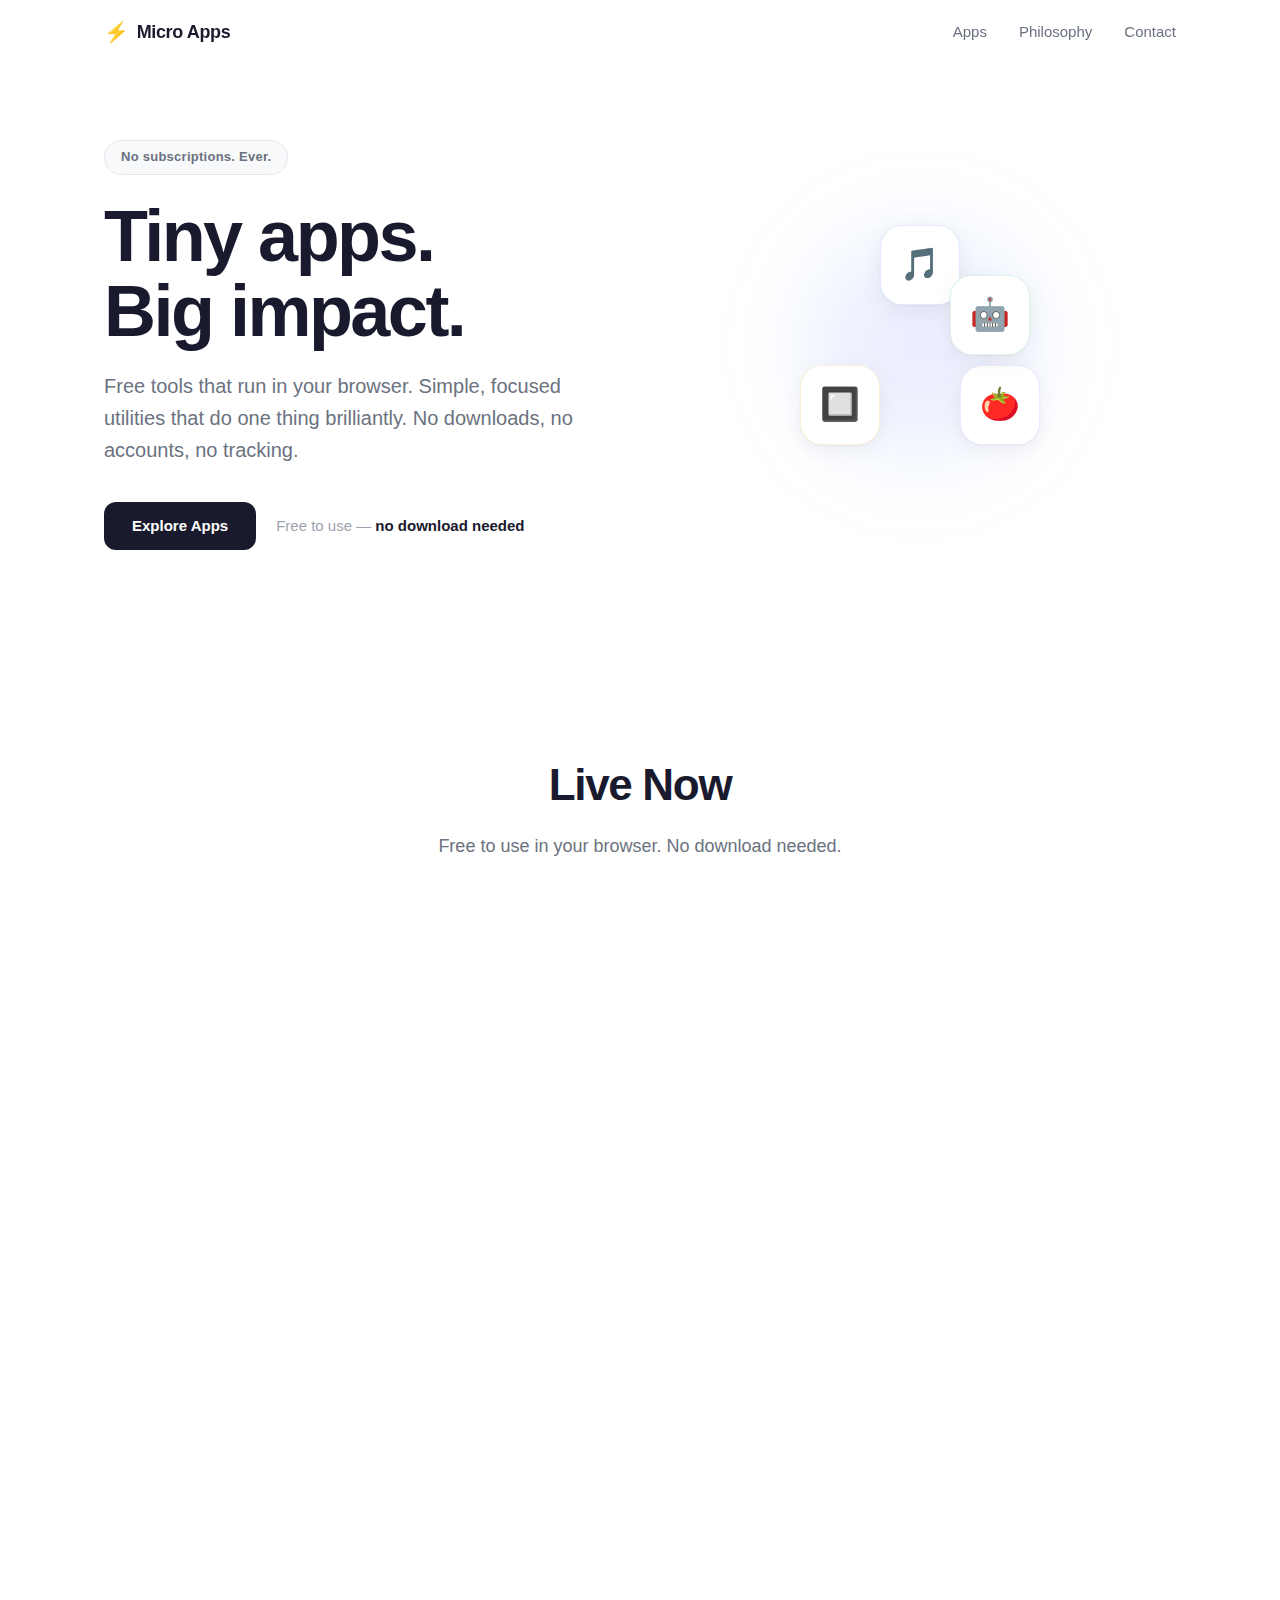
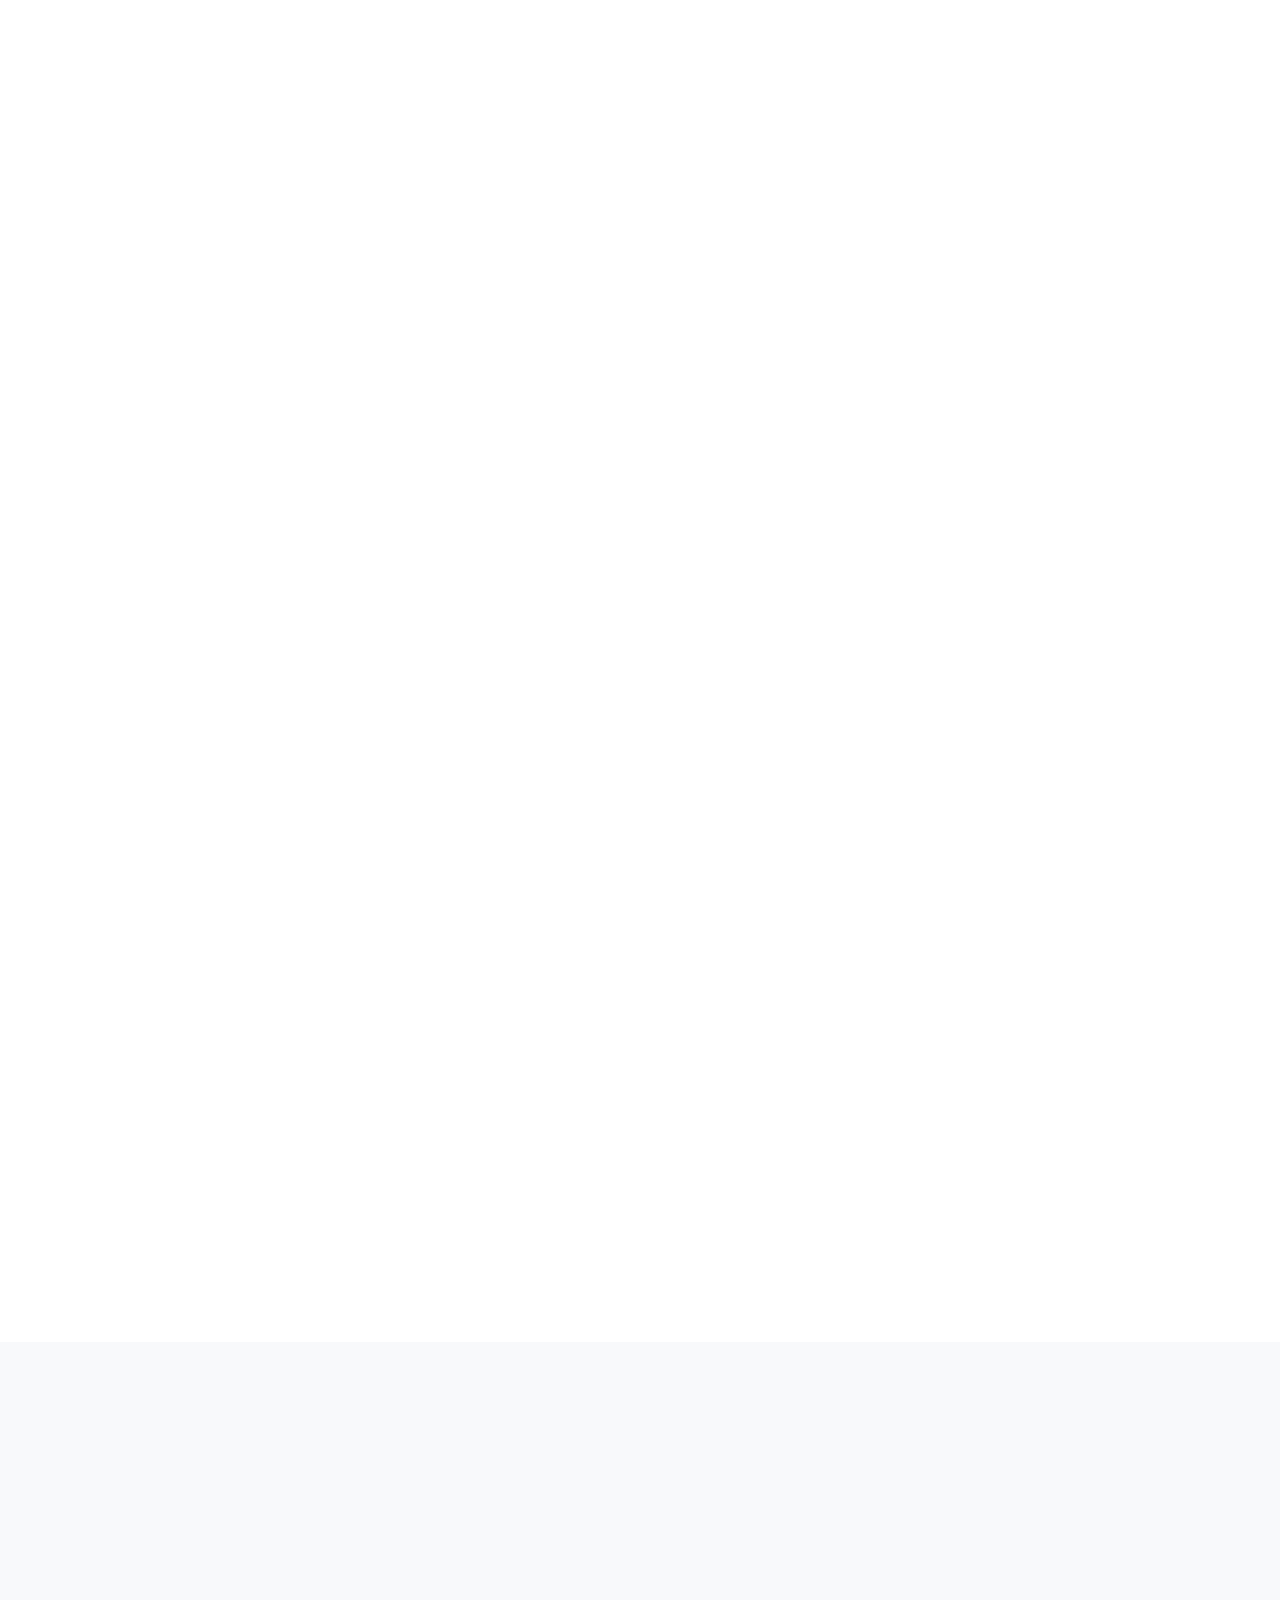
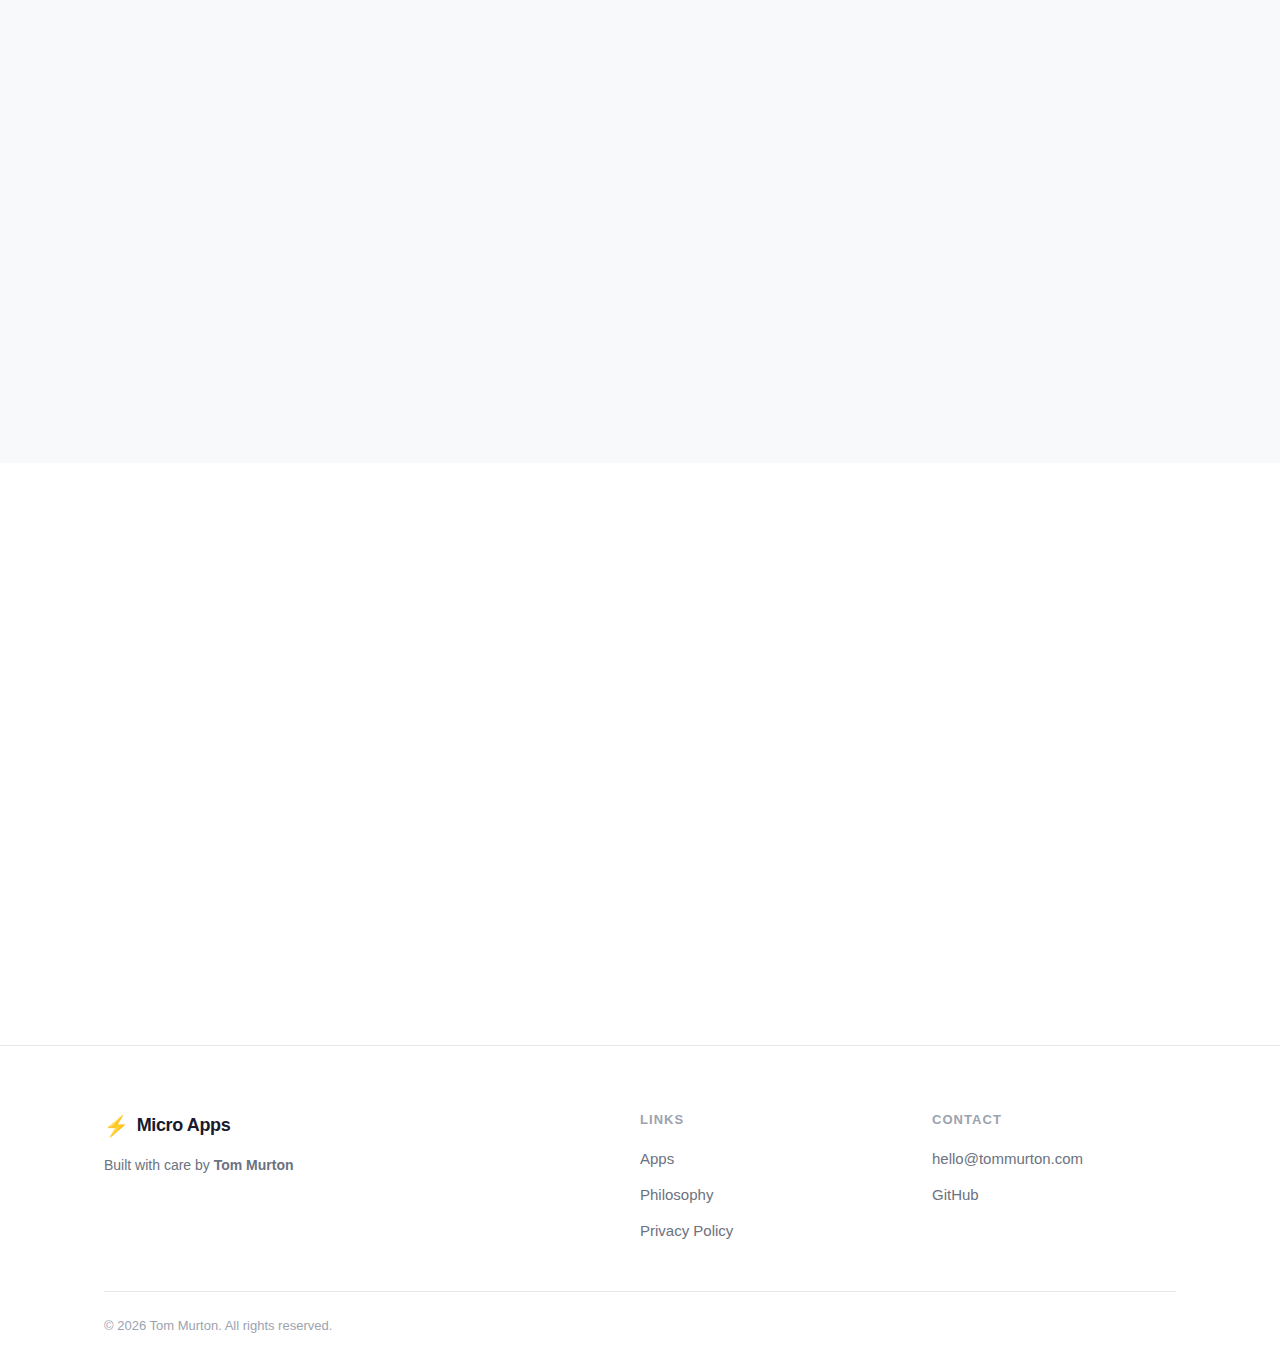
<file: index.html>
<!DOCTYPE html>
<html lang="en-GB">
<head>
  <meta charset="UTF-8">
  <meta name="viewport" content="width=device-width, initial-scale=1.0">
  <meta name="description" content="Free browser tools that do one thing brilliantly. No downloads, no accounts, no tracking. Simple web utilities by Tom Murton.">
  <meta name="theme-color" content="#0a0a0f" media="(prefers-color-scheme: dark)">
  <meta name="theme-color" content="#ffffff" media="(prefers-color-scheme: light)">
  <link rel="canonical" href="https://molty-assistant.github.io/micro-apps-site/">

  <!-- Open Graph -->
  <meta property="og:title" content="Micro Apps — Free browser tools, no subscriptions">
  <meta property="og:description" content="Free browser tools that do one thing brilliantly. No downloads, no accounts, no tracking, no nonsense.">
  <meta property="og:type" content="website">
  <meta property="og:url" content="https://molty-assistant.github.io/micro-apps-site/">
  <meta property="og:image" content="https://molty-assistant.github.io/micro-apps-site/og-image.png">
  <meta property="og:image:width" content="1200">
  <meta property="og:image:height" content="630">
  <meta property="og:image:alt" content="Micro Apps — Free browser tools. Sound Mixer, Gridfinity Base Adder, and Pomodoro Timer.">
  <meta property="og:locale" content="en_GB">
  <meta property="og:site_name" content="Micro Apps">

  <!-- Twitter/X Card -->
  <meta name="twitter:card" content="summary_large_image">
  <meta name="twitter:title" content="Micro Apps — Free browser tools, no subscriptions">
  <meta name="twitter:description" content="Free browser tools that do one thing brilliantly. No downloads, no accounts, no tracking, no nonsense.">
  <meta name="twitter:image" content="https://molty-assistant.github.io/micro-apps-site/og-image.png">
  <meta name="twitter:image:alt" content="Micro Apps — Free browser tools. Sound Mixer, Gridfinity Base Adder, and Pomodoro Timer.">

  <title>Micro Apps — Free browser tools, no subscriptions</title>
  <link rel="stylesheet" href="styles.css">
  <link rel="icon" href="data:image/svg+xml,<svg xmlns='http://www.w3.org/2000/svg' viewBox='0 0 100 100'><text y='.9em' font-size='90'>⚡</text></svg>">

  <!-- Structured Data: JSON-LD -->
  <script type="application/ld+json">
  [
    {
      "@context": "https://schema.org",
      "@type": "WebApplication",
      "name": "Sound Mixer",
      "description": "Mix ambient sounds for sleep and focus. 12 ambient sounds, sleep timer, presets — blend your perfect soundscape.",
      "url": "https://molty-assistant.github.io/sound-mixer-web/",
      "applicationCategory": "HealthApplication",
      "operatingSystem": "Any (Web Browser)",
      "offers": {
        "@type": "Offer",
        "price": "0",
        "priceCurrency": "GBP"
      },
      "author": {
        "@type": "Person",
        "name": "Tom Murton"
      }
    },
    {
      "@context": "https://schema.org",
      "@type": "WebApplication",
      "name": "Gridfinity Base Adder",
      "description": "Add Gridfinity bases to any STL model. Spec-compliant bases, auto-detect footprint, 3D preview, magnet hole support.",
      "url": "https://molty-assistant.github.io/gridfinity-base-adder/",
      "applicationCategory": "DesignApplication",
      "operatingSystem": "Any (Web Browser)",
      "offers": {
        "@type": "Offer",
        "price": "0",
        "priceCurrency": "GBP"
      },
      "author": {
        "@type": "Person",
        "name": "Tom Murton"
      }
    },
    {
      "@context": "https://schema.org",
      "@type": "WebApplication",
      "name": "Pomodoro Timer",
      "description": "Beautiful focus timer for deep work. 25-minute work sessions with breaks and cycle tracking. Free, runs in your browser.",
      "url": "https://molty-assistant.github.io/pomodoro-timer/",
      "applicationCategory": "BusinessApplication",
      "operatingSystem": "Any (Web Browser)",
      "offers": {
        "@type": "Offer",
        "price": "0",
        "priceCurrency": "GBP"
      },
      "author": {
        "@type": "Person",
        "name": "Tom Murton"
      }
    },
    {
      "@context": "https://schema.org",
      "@type": "WebApplication",
      "name": "QR Code Generator",
      "description": "Generate QR codes instantly. Customise colours, size, and error correction. Download as PNG or SVG. Free, runs in your browser.",
      "url": "https://molty-assistant.github.io/qr-code-generator/",
      "applicationCategory": "UtilitiesApplication",
      "operatingSystem": "Any (Web Browser)",
      "offers": {
        "@type": "Offer",
        "price": "0",
        "priceCurrency": "GBP"
      },
      "author": {
        "@type": "Person",
        "name": "Tom Murton"
      }
    },
    {
      "@context": "https://schema.org",
      "@type": "WebApplication",
      "name": "Aspect Ratio Calculator",
      "description": "Calculate aspect ratios for images, video, and displays. Common presets, lock ratio mode, resize calculator. Free, runs in your browser.",
      "url": "https://molty-assistant.github.io/aspect-ratio-calculator/",
      "applicationCategory": "DesignApplication",
      "operatingSystem": "Any (Web Browser)",
      "offers": {
        "@type": "Offer",
        "price": "0",
        "priceCurrency": "GBP"
      },
      "author": {
        "@type": "Person",
        "name": "Tom Murton"
      }
    },
    {
      "@context": "https://schema.org",
      "@type": "SoftwareApplication",
      "name": "AI Launcher",
      "description": "Quick-launch buttons for your favourite AI apps. ChatGPT, Claude, Gemini and more — one tap from your home screen.",
      "applicationCategory": "UtilitiesApplication",
      "offers": {
        "@type": "Offer",
        "availability": "https://schema.org/PreOrder",
        "price": "0",
        "priceCurrency": "GBP"
      }
    },
    {
      "@context": "https://schema.org",
      "@type": "SoftwareApplication",
      "name": "Parcel Countdown",
      "description": "Track deliveries with simple countdown timers. Add expected dates, see arriving in X days at a glance.",
      "applicationCategory": "UtilitiesApplication",
      "offers": {
        "@type": "Offer",
        "availability": "https://schema.org/PreOrder",
        "price": "0",
        "priceCurrency": "GBP"
      }
    },
    {
      "@context": "https://schema.org",
      "@type": "SoftwareApplication",
      "name": "Habit Streak",
      "description": "Build habits and track streaks. Tap to complete, watch your streak grow. Calendar heat map shows your consistency.",
      "applicationCategory": "LifestyleApplication",
      "offers": {
        "@type": "Offer",
        "availability": "https://schema.org/PreOrder",
        "price": "0",
        "priceCurrency": "GBP"
      }
    }
  ]
  </script>
  <!-- Analytics (GoatCounter — privacy-friendly, no cookies) -->
  <script data-goatcounter="https://microapps.goatcounter.com/count" async src="//gc.zgo.at/count.js"></script>
</head>
<body>
  <header class="header" role="banner">
    <nav class="nav container" aria-label="Main navigation">
      <a href="#" class="logo" aria-label="Micro Apps home">
        <span class="logo-icon" aria-hidden="true">⚡</span>
        <span class="logo-text">Micro Apps</span>
      </a>
      <ul class="nav-links" role="list">
        <li><a href="#apps">Apps</a></li>
        <li><a href="#philosophy">Philosophy</a></li>
        <li><a href="#contact">Contact</a></li>
      </ul>
    </nav>
  </header>

  <main>
    <!-- Hero -->
    <section class="hero" aria-labelledby="hero-heading">
      <div class="container">
        <div class="hero-content">
          <div class="hero-badge">No subscriptions. Ever.</div>
          <h1 id="hero-heading">Tiny apps.<br>Big impact.</h1>
          <p class="hero-subtitle">Free tools that run in your browser. Simple, focused utilities that do one thing brilliantly. No downloads, no accounts, no tracking.</p>
          <div class="hero-cta">
            <a href="#apps" class="btn btn-primary">Explore Apps</a>
            <div class="hero-price">Free to use — <strong>no download needed</strong></div>
          </div>
        </div>
        <div class="hero-visual" aria-hidden="true">
          <div class="hero-glow"></div>
          <div class="hero-cards">
            <div class="floating-card fc-1"><span>🎵</span></div>
            <div class="floating-card fc-2"><span>🔲</span></div>
            <div class="floating-card fc-3"><span>🍅</span></div>
            <div class="floating-card fc-4"><span>🤖</span></div>
          </div>
        </div>
      </div>
    </section>

    <!-- Apps -->
    <section class="apps" id="apps" aria-labelledby="apps-heading">
      <div class="container">
        <div class="section-header">
          <h2 id="apps-heading">Live Now</h2>
          <p>Free to use in your browser. No download needed.</p>
        </div>

        <div class="app-grid app-grid--live">
          <!-- Sound Mixer -->
          <article class="app-card app-card--purple" aria-labelledby="app-sound-title">
            <div class="app-card-inner">
              <div class="app-icon app-icon--purple" aria-hidden="true">
                <span>🎵</span>
              </div>
              <div class="app-badge">Wellness</div>
              <h3 id="app-sound-title">Sound Mixer</h3>
              <p class="app-desc">Mix ambient sounds for sleep and focus. Rain, ocean, fireplace, white noise — blend your perfect soundscape.</p>
              <ul class="app-features" aria-label="Sound Mixer features">
                <li>
                  <svg class="feature-icon" viewBox="0 0 20 20" fill="currentColor" aria-hidden="true"><path fill-rule="evenodd" d="M16.707 5.293a1 1 0 010 1.414l-8 8a1 1 0 01-1.414 0l-4-4a1 1 0 011.414-1.414L8 12.586l7.293-7.293a1 1 0 011.414 0z" clip-rule="evenodd"/></svg>
                  12 ambient sounds
                </li>
                <li>
                  <svg class="feature-icon" viewBox="0 0 20 20" fill="currentColor" aria-hidden="true"><path fill-rule="evenodd" d="M16.707 5.293a1 1 0 010 1.414l-8 8a1 1 0 01-1.414 0l-4-4a1 1 0 011.414-1.414L8 12.586l7.293-7.293a1 1 0 011.414 0z" clip-rule="evenodd"/></svg>
                  Sleep timer with fade-out
                </li>
                <li>
                  <svg class="feature-icon" viewBox="0 0 20 20" fill="currentColor" aria-hidden="true"><path fill-rule="evenodd" d="M16.707 5.293a1 1 0 010 1.414l-8 8a1 1 0 01-1.414 0l-4-4a1 1 0 011.414-1.414L8 12.586l7.293-7.293a1 1 0 011.414 0z" clip-rule="evenodd"/></svg>
                  Presets &amp; save custom mixes
                </li>
              </ul>
              <a href="https://molty-assistant.github.io/sound-mixer-web/" class="btn btn-accent btn-app" target="_blank" rel="noopener noreferrer">Try it free →</a>
            </div>
          </article>

          <!-- Gridfinity Base Adder -->
          <article class="app-card app-card--blue" aria-labelledby="app-gridfinity-title">
            <div class="app-card-inner">
              <div class="app-icon app-icon--blue" aria-hidden="true">
                <span>🔲</span>
              </div>
              <div class="app-badge">3D Printing</div>
              <h3 id="app-gridfinity-title">Gridfinity Base Adder</h3>
              <p class="app-desc">Add Gridfinity bases to any STL model. Spec-compliant bases that snap right onto your Gridfinity grid.</p>
              <ul class="app-features" aria-label="Gridfinity Base Adder features">
                <li>
                  <svg class="feature-icon" viewBox="0 0 20 20" fill="currentColor" aria-hidden="true"><path fill-rule="evenodd" d="M16.707 5.293a1 1 0 010 1.414l-8 8a1 1 0 01-1.414 0l-4-4a1 1 0 011.414-1.414L8 12.586l7.293-7.293a1 1 0 011.414 0z" clip-rule="evenodd"/></svg>
                  Spec-compliant bases
                </li>
                <li>
                  <svg class="feature-icon" viewBox="0 0 20 20" fill="currentColor" aria-hidden="true"><path fill-rule="evenodd" d="M16.707 5.293a1 1 0 010 1.414l-8 8a1 1 0 01-1.414 0l-4-4a1 1 0 011.414-1.414L8 12.586l7.293-7.293a1 1 0 011.414 0z" clip-rule="evenodd"/></svg>
                  Auto-detect footprint &amp; 3D preview
                </li>
                <li>
                  <svg class="feature-icon" viewBox="0 0 20 20" fill="currentColor" aria-hidden="true"><path fill-rule="evenodd" d="M16.707 5.293a1 1 0 010 1.414l-8 8a1 1 0 01-1.414 0l-4-4a1 1 0 011.414-1.414L8 12.586l7.293-7.293a1 1 0 011.414 0z" clip-rule="evenodd"/></svg>
                  Magnet hole support
                </li>
              </ul>
              <a href="https://molty-assistant.github.io/gridfinity-base-adder/" class="btn btn-accent btn-app" target="_blank" rel="noopener noreferrer">Try it free →</a>
            </div>
          </article>

          <!-- Pomodoro Timer -->
          <article class="app-card app-card--red" aria-labelledby="app-pomodoro-title">
            <div class="app-card-inner">
              <div class="app-icon app-icon--red" aria-hidden="true">
                <span>🍅</span>
              </div>
              <div class="app-badge">Productivity</div>
              <h3 id="app-pomodoro-title">Pomodoro Timer</h3>
              <p class="app-desc">Beautiful focus timer for deep work. 25-minute work sessions, breaks, and cycle tracking to keep you in flow.</p>
              <ul class="app-features" aria-label="Pomodoro Timer features">
                <li>
                  <svg class="feature-icon" viewBox="0 0 20 20" fill="currentColor" aria-hidden="true"><path fill-rule="evenodd" d="M16.707 5.293a1 1 0 010 1.414l-8 8a1 1 0 01-1.414 0l-4-4a1 1 0 011.414-1.414L8 12.586l7.293-7.293a1 1 0 011.414 0z" clip-rule="evenodd"/></svg>
                  Work / break / long break cycles
                </li>
                <li>
                  <svg class="feature-icon" viewBox="0 0 20 20" fill="currentColor" aria-hidden="true"><path fill-rule="evenodd" d="M16.707 5.293a1 1 0 010 1.414l-8 8a1 1 0 01-1.414 0l-4-4a1 1 0 011.414-1.414L8 12.586l7.293-7.293a1 1 0 011.414 0z" clip-rule="evenodd"/></svg>
                  Keyboard shortcuts &amp; notifications
                </li>
                <li>
                  <svg class="feature-icon" viewBox="0 0 20 20" fill="currentColor" aria-hidden="true"><path fill-rule="evenodd" d="M16.707 5.293a1 1 0 010 1.414l-8 8a1 1 0 01-1.414 0l-4-4a1 1 0 011.414-1.414L8 12.586l7.293-7.293a1 1 0 011.414 0z" clip-rule="evenodd"/></svg>
                  Customisable durations
                </li>
              </ul>
              <a href="https://molty-assistant.github.io/pomodoro-timer/" class="btn btn-accent btn-app" target="_blank" rel="noopener noreferrer">Try it free →</a>
            </div>
          </article>

          <!-- QR Code Generator -->
          <article class="app-card app-card--green" aria-labelledby="app-qr-title">
            <div class="app-card-inner">
              <div class="app-icon app-icon--green" aria-hidden="true">
                <span>📱</span>
              </div>
              <div class="app-badge">Utility</div>
              <h3 id="app-qr-title">QR Code Generator</h3>
              <p class="app-desc">Generate QR codes instantly. Customise colours, size, and error correction. Download as PNG or SVG.</p>
              <ul class="app-features" aria-label="QR Code Generator features">
                <li>
                  <svg class="feature-icon" viewBox="0 0 20 20" fill="currentColor" aria-hidden="true"><path fill-rule="evenodd" d="M16.707 5.293a1 1 0 010 1.414l-8 8a1 1 0 01-1.414 0l-4-4a1 1 0 011.414-1.414L8 12.586l7.293-7.293a1 1 0 011.414 0z" clip-rule="evenodd"/></svg>
                  Live preview as you type
                </li>
                <li>
                  <svg class="feature-icon" viewBox="0 0 20 20" fill="currentColor" aria-hidden="true"><path fill-rule="evenodd" d="M16.707 5.293a1 1 0 010 1.414l-8 8a1 1 0 01-1.414 0l-4-4a1 1 0 011.414-1.414L8 12.586l7.293-7.293a1 1 0 011.414 0z" clip-rule="evenodd"/></svg>
                  PNG, SVG &amp; clipboard export
                </li>
                <li>
                  <svg class="feature-icon" viewBox="0 0 20 20" fill="currentColor" aria-hidden="true"><path fill-rule="evenodd" d="M16.707 5.293a1 1 0 010 1.414l-8 8a1 1 0 01-1.414 0l-4-4a1 1 0 011.414-1.414L8 12.586l7.293-7.293a1 1 0 011.414 0z" clip-rule="evenodd"/></svg>
                  Custom colours &amp; error correction
                </li>
              </ul>
              <a href="https://molty-assistant.github.io/qr-code-generator/" class="btn btn-accent btn-app" target="_blank" rel="noopener noreferrer">Try it free →</a>
            </div>
          </article>

          <!-- Aspect Ratio Calculator -->
          <article class="app-card app-card--orange" aria-labelledby="app-aspect-title">
            <div class="app-card-inner">
              <div class="app-icon app-icon--orange" aria-hidden="true">
                <span>📐</span>
              </div>
              <div class="app-badge">Photography</div>
              <h3 id="app-aspect-title">Aspect Ratio Calculator</h3>
              <p class="app-desc">Calculate aspect ratios for images, video, and displays. Resize while maintaining proportions.</p>
              <ul class="app-features" aria-label="Aspect Ratio Calculator features">
                <li>
                  <svg class="feature-icon" viewBox="0 0 20 20" fill="currentColor" aria-hidden="true"><path fill-rule="evenodd" d="M16.707 5.293a1 1 0 010 1.414l-8 8a1 1 0 01-1.414 0l-4-4a1 1 0 011.414-1.414L8 12.586l7.293-7.293a1 1 0 011.414 0z" clip-rule="evenodd"/></svg>
                  Auto-detect ratio from dimensions
                </li>
                <li>
                  <svg class="feature-icon" viewBox="0 0 20 20" fill="currentColor" aria-hidden="true"><path fill-rule="evenodd" d="M16.707 5.293a1 1 0 010 1.414l-8 8a1 1 0 01-1.414 0l-4-4a1 1 0 011.414-1.414L8 12.586l7.293-7.293a1 1 0 011.414 0z" clip-rule="evenodd"/></svg>
                  8 common presets with resolutions
                </li>
                <li>
                  <svg class="feature-icon" viewBox="0 0 20 20" fill="currentColor" aria-hidden="true"><path fill-rule="evenodd" d="M16.707 5.293a1 1 0 010 1.414l-8 8a1 1 0 01-1.414 0l-4-4a1 1 0 011.414-1.414L8 12.586l7.293-7.293a1 1 0 011.414 0z" clip-rule="evenodd"/></svg>
                  Lock ratio &amp; resize calculator
                </li>
              </ul>
              <a href="https://molty-assistant.github.io/aspect-ratio-calculator/" class="btn btn-accent btn-app" target="_blank" rel="noopener noreferrer">Try it free →</a>
            </div>
          </article>
        </div>

        <!-- Coming Soon -->
        <div class="section-header section-header--coming-soon">
          <h2 id="coming-soon-heading">Coming Soon</h2>
          <p>More tools in the works.</p>
        </div>

        <div class="app-grid app-grid--coming-soon">
          <!-- AI Launcher -->
          <article class="app-card app-card--muted" aria-labelledby="app-ai-title">
            <div class="app-card-inner">
              <div class="app-icon app-icon--muted" aria-hidden="true">
                <span>🤖</span>
              </div>
              <div class="app-badge app-badge--muted">Coming Soon</div>
              <h3 id="app-ai-title">AI Launcher</h3>
              <p class="app-desc">Quick-launch buttons for your favourite AI apps. ChatGPT, Claude, Gemini and more — one tap.</p>
            </div>
          </article>

          <!-- Parcel Countdown -->
          <article class="app-card app-card--muted" aria-labelledby="app-parcel-title">
            <div class="app-card-inner">
              <div class="app-icon app-icon--muted" aria-hidden="true">
                <span>📦</span>
              </div>
              <div class="app-badge app-badge--muted">Coming Soon</div>
              <h3 id="app-parcel-title">Parcel Countdown</h3>
              <p class="app-desc">Track deliveries with simple countdown timers. See "arriving in X days" at a glance.</p>
            </div>
          </article>

          <!-- Habit Streak -->
          <article class="app-card app-card--muted" aria-labelledby="app-habit-title">
            <div class="app-card-inner">
              <div class="app-icon app-icon--muted" aria-hidden="true">
                <span>🔥</span>
              </div>
              <div class="app-badge app-badge--muted">Coming Soon</div>
              <h3 id="app-habit-title">Habit Streak</h3>
              <p class="app-desc">Build habits and track streaks. Tap to complete, watch your streak grow.</p>
            </div>
          </article>
        </div>
      </div>
    </section>

    <!-- Philosophy -->
    <section class="philosophy" id="philosophy" aria-labelledby="philosophy-heading">
      <div class="container">
        <div class="section-header">
          <h2 id="philosophy-heading">Why Micro Apps?</h2>
          <p>We believe great software doesn't need to be complicated — or cost a subscription.</p>
        </div>

        <div class="principles-grid">
          <div class="principle">
            <div class="principle-icon" aria-hidden="true">🌐</div>
            <h3>Runs in Your Browser</h3>
            <p>No downloads, no installs. Open the link and start using it. Works on any device with a browser.</p>
          </div>
          <div class="principle">
            <div class="principle-icon" aria-hidden="true">🔒</div>
            <h3>Privacy First</h3>
            <p>No accounts required. No analytics tracking you. No data leaves your device. Your stuff stays your stuff.</p>
          </div>
          <div class="principle">
            <div class="principle-icon" aria-hidden="true">✨</div>
            <h3>Do One Thing Well</h3>
            <p>Each app solves one specific problem brilliantly. No feature bloat, no complexity creep. Just focus.</p>
          </div>
        </div>
      </div>
    </section>

    <!-- CTA -->
    <section class="cta-section" aria-labelledby="cta-heading">
      <div class="container">
        <div class="cta-card">
          <h2 id="cta-heading">More tools coming soon.</h2>
          <p>Follow the journey on GitHub — or just bookmark this page.</p>
          <a href="https://github.com/molty-assistant" class="btn btn-primary btn-lg" target="_blank" rel="noopener noreferrer">View on GitHub</a>
        </div>
      </div>
    </section>
  </main>

  <footer class="footer" id="contact" role="contentinfo">
    <div class="container">
      <div class="footer-grid">
        <div class="footer-brand">
          <a href="#" class="logo" aria-label="Micro Apps home">
            <span class="logo-icon" aria-hidden="true">⚡</span>
            <span class="logo-text">Micro Apps</span>
          </a>
          <p>Built with care by <strong>Tom Murton</strong></p>
        </div>
        <div class="footer-links">
          <h4>Links</h4>
          <ul role="list">
            <li><a href="#apps">Apps</a></li>
            <li><a href="#philosophy">Philosophy</a></li>
            <li><a href="privacy.html">Privacy Policy</a></li>
          </ul>
        </div>
        <div class="footer-links">
          <h4>Contact</h4>
          <ul role="list">
            <li><a href="mailto:hello@tommurton.com">hello@tommurton.com</a></li>
            <li><a href="https://github.com/tommurton" target="_blank" rel="noopener noreferrer">GitHub</a></li>
          </ul>
        </div>
      </div>
      <div class="footer-bottom">
        <p>&copy; <span id="year"></span> Tom Murton. All rights reserved.</p>
      </div>
    </div>
  </footer>

  <script src="app.js" defer></script>
</body>
</html>
</file>
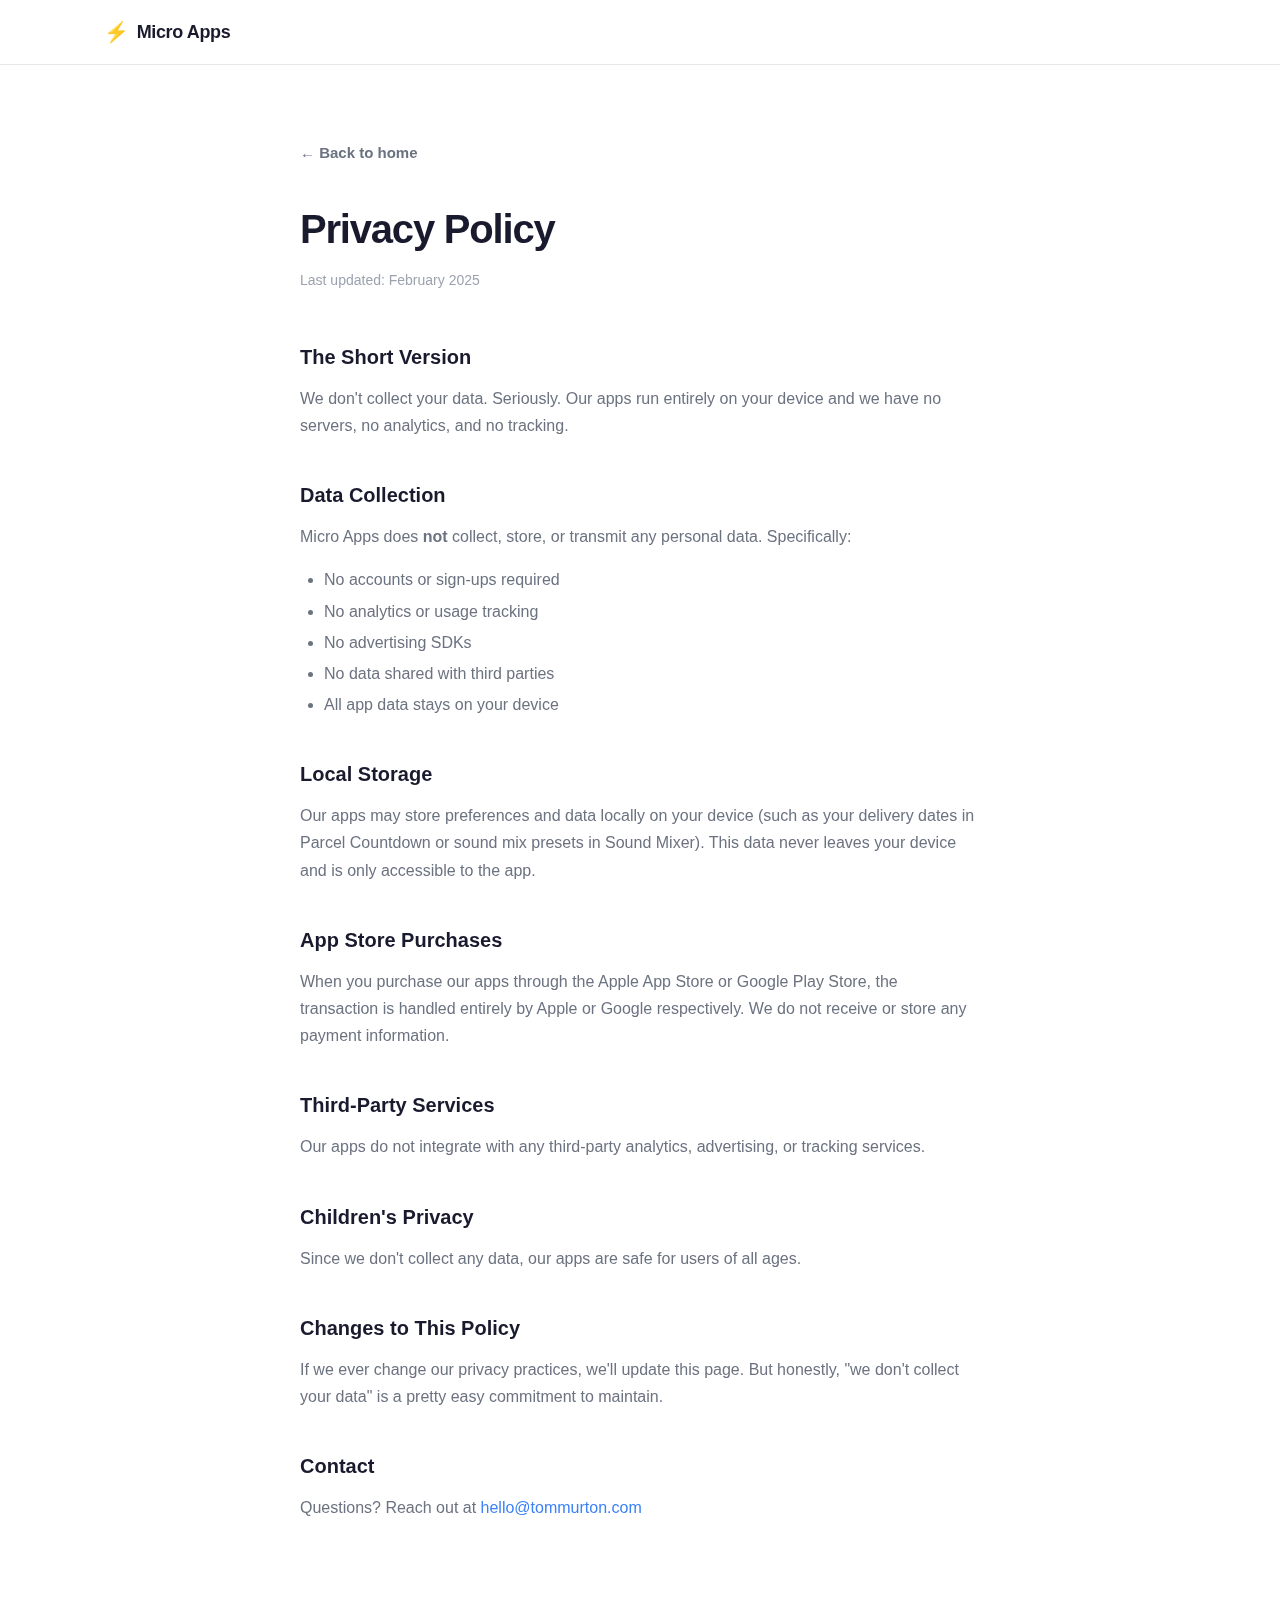
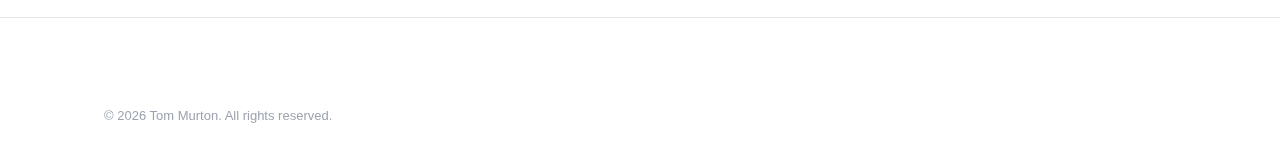
<file: privacy.html>
<!DOCTYPE html>
<html lang="en">
<head>
  <meta charset="UTF-8">
  <meta name="viewport" content="width=device-width, initial-scale=1.0">
  <meta name="description" content="Privacy Policy for Micro Apps by Tom Murton.">
  <title>Privacy Policy — Micro Apps</title>
  <link rel="stylesheet" href="styles.css">
  <link rel="icon" href="data:image/svg+xml,<svg xmlns='http://www.w3.org/2000/svg' viewBox='0 0 100 100'><text y='.9em' font-size='90'>⚡</text></svg>">
  <style>
    .privacy-content { padding: 140px 0 80px; max-width: 680px; margin: 0 auto; }
    .privacy-content h1 { font-size: 2.5rem; font-weight: 800; letter-spacing: -0.03em; margin-bottom: 8px; }
    .privacy-content .last-updated { color: var(--text-muted); font-size: 0.875rem; margin-bottom: 48px; }
    .privacy-content h2 { font-size: 1.25rem; font-weight: 700; margin-top: 40px; margin-bottom: 12px; }
    .privacy-content p { color: var(--text-secondary); margin-bottom: 16px; line-height: 1.7; }
    .privacy-content ul { margin-bottom: 16px; padding-left: 24px; list-style: disc; }
    .privacy-content li { color: var(--text-secondary); line-height: 1.7; margin-bottom: 4px; }
    .back-link { display: inline-flex; align-items: center; gap: 6px; font-weight: 600; font-size: 0.9375rem; color: var(--text-secondary); margin-bottom: 32px; transition: color 0.2s; }
    .back-link:hover { color: var(--text); }
  </style>
</head>
<body>
  <header class="header scrolled" role="banner">
    <nav class="nav container" aria-label="Main navigation">
      <a href="index.html" class="logo" aria-label="Micro Apps home">
        <span class="logo-icon" aria-hidden="true">⚡</span>
        <span class="logo-text">Micro Apps</span>
      </a>
    </nav>
  </header>

  <main class="container">
    <div class="privacy-content">
      <a href="index.html" class="back-link">← Back to home</a>
      <h1>Privacy Policy</h1>
      <p class="last-updated">Last updated: February 2025</p>

      <h2>The Short Version</h2>
      <p>We don't collect your data. Seriously. Our apps run entirely on your device and we have no servers, no analytics, and no tracking.</p>

      <h2>Data Collection</h2>
      <p>Micro Apps does <strong>not</strong> collect, store, or transmit any personal data. Specifically:</p>
      <ul>
        <li>No accounts or sign-ups required</li>
        <li>No analytics or usage tracking</li>
        <li>No advertising SDKs</li>
        <li>No data shared with third parties</li>
        <li>All app data stays on your device</li>
      </ul>

      <h2>Local Storage</h2>
      <p>Our apps may store preferences and data locally on your device (such as your delivery dates in Parcel Countdown or sound mix presets in Sound Mixer). This data never leaves your device and is only accessible to the app.</p>

      <h2>App Store Purchases</h2>
      <p>When you purchase our apps through the Apple App Store or Google Play Store, the transaction is handled entirely by Apple or Google respectively. We do not receive or store any payment information.</p>

      <h2>Third-Party Services</h2>
      <p>Our apps do not integrate with any third-party analytics, advertising, or tracking services.</p>

      <h2>Children's Privacy</h2>
      <p>Since we don't collect any data, our apps are safe for users of all ages.</p>

      <h2>Changes to This Policy</h2>
      <p>If we ever change our privacy practices, we'll update this page. But honestly, "we don't collect your data" is a pretty easy commitment to maintain.</p>

      <h2>Contact</h2>
      <p>Questions? Reach out at <a href="mailto:hello@tommurton.com" style="color: var(--blue); font-weight: 500;">hello@tommurton.com</a></p>
    </div>
  </main>

  <footer class="footer" role="contentinfo">
    <div class="container">
      <div class="footer-bottom" style="border-top: none;">
        <p>&copy; <script>document.write(new Date().getFullYear())</script> Tom Murton. All rights reserved.</p>
      </div>
    </div>
  </footer>
</body>
</html>
</file>
<file: styles.css>
/* ============================================
   Micro Apps — Portfolio Landing Page
   Pure CSS, no dependencies
   ============================================ */

/* --- Reset & Base --- */
*, *::before, *::after {
  margin: 0;
  padding: 0;
  box-sizing: border-box;
}

:root {
  /* Colours — Light */
  --bg: #ffffff;
  --bg-secondary: #f8f9fb;
  --bg-card: #ffffff;
  --text: #1a1a2e;
  --text-secondary: #6b7280;
  --text-muted: #9ca3af;
  --border: #e5e7eb;
  --border-subtle: #f0f0f5;

  /* Accents */
  --blue: #3b82f6;
  --blue-light: #eff6ff;
  --blue-glow: rgba(59, 130, 246, 0.15);
  --orange: #f59e0b;
  --orange-light: #fffbeb;
  --orange-glow: rgba(245, 158, 11, 0.15);
  --purple: #8b5cf6;
  --purple-light: #f5f3ff;
  --purple-glow: rgba(139, 92, 246, 0.15);
  --green: #22c55e;
  --green-light: #f0fdf4;
  --green-glow: rgba(34, 197, 94, 0.15);

  /* Surfaces */
  --card-shadow: 0 1px 3px rgba(0, 0, 0, 0.04), 0 6px 24px rgba(0, 0, 0, 0.06);
  --card-shadow-hover: 0 4px 12px rgba(0, 0, 0, 0.06), 0 12px 40px rgba(0, 0, 0, 0.1);
  --card-radius: 20px;
  --btn-radius: 12px;

  /* Spacing */
  --section-gap: 120px;

  /* Typography */
  --font: -apple-system, BlinkMacSystemFont, 'SF Pro Display', 'Segoe UI', Roboto, Helvetica, Arial, sans-serif;
  --font-mono: 'SF Mono', 'Fira Code', 'Cascadia Code', monospace;
}

/* --- Dark Mode --- */
@media (prefers-color-scheme: dark) {
  :root {
    --bg: #0a0a0f;
    --bg-secondary: #111118;
    --bg-card: #16161f;
    --text: #f0f0f5;
    --text-secondary: #9ca3af;
    --text-muted: #6b7280;
    --border: #2a2a35;
    --border-subtle: #1e1e28;

    --blue-light: rgba(59, 130, 246, 0.1);
    --orange-light: rgba(245, 158, 11, 0.1);
    --purple-light: rgba(139, 92, 246, 0.1);
    --green-light: rgba(34, 197, 94, 0.1);

    --card-shadow: 0 1px 3px rgba(0, 0, 0, 0.2), 0 6px 24px rgba(0, 0, 0, 0.3);
    --card-shadow-hover: 0 4px 12px rgba(0, 0, 0, 0.3), 0 12px 40px rgba(0, 0, 0, 0.4);
  }
}

html {
  scroll-behavior: smooth;
  -webkit-text-size-adjust: 100%;
}

body {
  font-family: var(--font);
  background: var(--bg);
  color: var(--text);
  line-height: 1.6;
  -webkit-font-smoothing: antialiased;
  -moz-osx-font-smoothing: grayscale;
  overflow-x: hidden;
}

img, svg {
  display: block;
  max-width: 100%;
}

a {
  color: inherit;
  text-decoration: none;
}

ul {
  list-style: none;
}

/* --- Container --- */
.container {
  width: 100%;
  max-width: 1120px;
  margin: 0 auto;
  padding: 0 24px;
}

/* --- Header / Nav --- */
.header {
  position: fixed;
  top: 0;
  left: 0;
  right: 0;
  z-index: 100;
  background: transparent;
  transition: background 0.3s ease, box-shadow 0.3s ease, backdrop-filter 0.3s ease;
}

.header.scrolled {
  background: rgba(255, 255, 255, 0.8);
  backdrop-filter: blur(20px) saturate(180%);
  -webkit-backdrop-filter: blur(20px) saturate(180%);
  box-shadow: 0 1px 0 var(--border);
}

@media (prefers-color-scheme: dark) {
  .header.scrolled {
    background: rgba(10, 10, 15, 0.8);
  }
}

.nav {
  display: flex;
  align-items: center;
  justify-content: space-between;
  height: 64px;
}

.logo {
  display: flex;
  align-items: center;
  gap: 8px;
  font-weight: 700;
  font-size: 1.125rem;
  letter-spacing: -0.02em;
}

.logo-icon {
  font-size: 1.25rem;
}

.nav-links {
  display: flex;
  gap: 32px;
}

.nav-links a {
  font-size: 0.9375rem;
  font-weight: 500;
  color: var(--text-secondary);
  transition: color 0.2s ease;
}

.nav-links a:hover,
.nav-links a:focus-visible {
  color: var(--text);
}

/* --- Buttons --- */
.btn {
  display: inline-flex;
  align-items: center;
  justify-content: center;
  padding: 12px 28px;
  font-size: 0.9375rem;
  font-weight: 600;
  border-radius: var(--btn-radius);
  border: none;
  cursor: pointer;
  transition: all 0.2s ease;
  text-decoration: none;
}

.btn-primary {
  background: var(--text);
  color: var(--bg);
}

.btn-primary:hover {
  opacity: 0.85;
  transform: translateY(-1px);
}

.btn-primary:active {
  transform: translateY(0);
}

.btn-accent {
  background: var(--blue);
  color: #fff;
}

.btn-accent:hover {
  opacity: 0.9;
  transform: translateY(-1px);
}

.btn-accent:active {
  transform: translateY(0);
}

.btn-app {
  width: 100%;
  margin-top: 4px;
  font-size: 1rem;
  padding: 14px 28px;
}

.btn-lg {
  padding: 16px 36px;
  font-size: 1.0625rem;
  border-radius: 14px;
}

/* Focus styles */
.btn:focus-visible,
a:focus-visible {
  outline: 2px solid var(--blue);
  outline-offset: 2px;
}

/* --- Hero --- */
.hero {
  padding: 140px 0 80px;
  position: relative;
  overflow: hidden;
}

.hero .container {
  display: grid;
  grid-template-columns: 1fr 1fr;
  gap: 48px;
  align-items: center;
}

.hero-badge {
  display: inline-flex;
  padding: 6px 16px;
  background: var(--bg-secondary);
  border: 1px solid var(--border);
  border-radius: 100px;
  font-size: 0.8125rem;
  font-weight: 600;
  color: var(--text-secondary);
  margin-bottom: 24px;
  letter-spacing: 0.02em;
}

.hero h1 {
  font-size: clamp(2.75rem, 6vw, 4.5rem);
  font-weight: 800;
  line-height: 1.05;
  letter-spacing: -0.035em;
  margin-bottom: 20px;
}

.hero-subtitle {
  font-size: clamp(1.0625rem, 2vw, 1.25rem);
  color: var(--text-secondary);
  line-height: 1.6;
  max-width: 480px;
  margin-bottom: 36px;
}

.hero-cta {
  display: flex;
  align-items: center;
  gap: 20px;
}

.hero-price {
  font-size: 0.9375rem;
  color: var(--text-muted);
}

.hero-price strong {
  color: var(--text);
}

/* Hero visual */
.hero-visual {
  position: relative;
  height: 400px;
  display: flex;
  align-items: center;
  justify-content: center;
}

.hero-glow {
  position: absolute;
  width: 300px;
  height: 300px;
  border-radius: 50%;
  background: radial-gradient(circle, rgba(139, 92, 246, 0.15) 0%, rgba(59, 130, 246, 0.1) 40%, transparent 70%);
  filter: blur(40px);
  animation: glow-pulse 4s ease-in-out infinite;
}

@keyframes glow-pulse {
  0%, 100% { transform: scale(1); opacity: 0.6; }
  50% { transform: scale(1.15); opacity: 1; }
}

.hero-cards {
  position: relative;
  width: 280px;
  height: 280px;
}

.floating-card {
  position: absolute;
  width: 80px;
  height: 80px;
  background: var(--bg-card);
  border: 1px solid var(--border);
  border-radius: 22px;
  display: flex;
  align-items: center;
  justify-content: center;
  box-shadow: var(--card-shadow);
  font-size: 2rem;
  animation: float 6s ease-in-out infinite;
}

.fc-1 {
  top: 20px;
  left: 50%;
  transform: translateX(-50%);
  animation-delay: 0s;
  border-color: var(--blue-glow);
}

.fc-2 {
  bottom: 40px;
  left: 20px;
  animation-delay: -2s;
  border-color: var(--orange-glow);
}

.fc-3 {
  bottom: 40px;
  right: 20px;
  animation-delay: -4s;
  border-color: var(--purple-glow);
}

.fc-4 {
  bottom: 130px;
  right: 30px;
  animation-delay: -1s;
  border-color: var(--green-glow);
}

@keyframes float {
  0%, 100% { transform: translateY(0); }
  50% { transform: translateY(-14px); }
}

.fc-1 {
  animation-name: float-center;
}

@keyframes float-center {
  0%, 100% { transform: translateX(-50%) translateY(0); }
  50% { transform: translateX(-50%) translateY(-14px); }
}

/* --- Section Header --- */
.section-header {
  text-align: center;
  max-width: 560px;
  margin: 0 auto 64px;
}

.section-header h2 {
  font-size: clamp(2rem, 4vw, 2.75rem);
  font-weight: 800;
  letter-spacing: -0.03em;
  margin-bottom: 12px;
}

.section-header p {
  font-size: 1.125rem;
  color: var(--text-secondary);
}

/* --- App Cards --- */
.apps {
  padding: var(--section-gap) 0;
}

.app-grid {
  display: grid;
  grid-template-columns: repeat(2, 1fr);
  gap: 24px;
  margin-bottom: 64px;
}

.app-card {
  background: var(--bg-card);
  border: 1px solid var(--border);
  border-radius: var(--card-radius);
  overflow: hidden;
  transition: transform 0.3s ease, box-shadow 0.3s ease;
  box-shadow: var(--card-shadow);
}

.app-card:hover {
  transform: translateY(-6px);
  box-shadow: var(--card-shadow-hover);
}

.app-card-inner {
  padding: 32px 28px 28px;
}

.app-icon {
  width: 64px;
  height: 64px;
  border-radius: 16px;
  display: flex;
  align-items: center;
  justify-content: center;
  font-size: 1.75rem;
  margin-bottom: 20px;
}

.app-icon--blue { background: var(--blue-light); }
.app-icon--orange { background: var(--orange-light); }
.app-icon--purple { background: var(--purple-light); }
.app-icon--green { background: var(--green-light); }

.app-badge {
  display: inline-flex;
  padding: 3px 10px;
  font-size: 0.6875rem;
  font-weight: 700;
  text-transform: uppercase;
  letter-spacing: 0.06em;
  border-radius: 6px;
  margin-bottom: 12px;
  background: var(--bg-secondary);
  color: var(--text-muted);
}

.app-card--blue .app-badge { color: var(--blue); background: var(--blue-light); }
.app-card--orange .app-badge { color: var(--orange); background: var(--orange-light); }
.app-card--purple .app-badge { color: var(--purple); background: var(--purple-light); }
.app-card--green .app-badge { color: var(--green); background: var(--green-light); }

.app-card h3 {
  font-size: 1.375rem;
  font-weight: 700;
  letter-spacing: -0.02em;
  margin-bottom: 10px;
}

.app-desc {
  font-size: 0.9375rem;
  color: var(--text-secondary);
  line-height: 1.6;
  margin-bottom: 20px;
}

.app-features {
  display: flex;
  flex-direction: column;
  gap: 10px;
  margin-bottom: 24px;
}

.app-features li {
  display: flex;
  align-items: center;
  gap: 8px;
  font-size: 0.875rem;
  color: var(--text-secondary);
}

.feature-icon {
  width: 16px;
  height: 16px;
  flex-shrink: 0;
}

.app-card--blue .feature-icon { color: var(--blue); }
.app-card--orange .feature-icon { color: var(--orange); }
.app-card--purple .feature-icon { color: var(--purple); }
.app-card--green .feature-icon { color: var(--green); }

/* --- Live Apps Grid (2 columns) --- */
.app-grid--live {
  grid-template-columns: repeat(2, 1fr);
  margin-bottom: 80px;
}

/* --- Coming Soon Section --- */
.section-header--coming-soon {
  margin-bottom: 40px;
}

.section-header--coming-soon h2 {
  font-size: clamp(1.5rem, 3vw, 2rem);
  color: var(--text-muted);
}

.section-header--coming-soon p {
  font-size: 1rem;
  color: var(--text-muted);
}

.app-grid--coming-soon {
  grid-template-columns: repeat(3, 1fr);
  gap: 20px;
  margin-bottom: 0;
}

/* --- Muted / Coming Soon Cards --- */
.app-card--muted {
  opacity: 0.55;
  border-color: var(--border-subtle);
}

.app-card--muted:hover {
  transform: translateY(-3px);
  opacity: 0.7;
}

.app-card--muted .app-card-inner {
  padding: 24px 20px 20px;
}

.app-card--muted h3 {
  font-size: 1.125rem;
}

.app-card--muted .app-desc {
  font-size: 0.875rem;
  margin-bottom: 0;
}

.app-icon--muted {
  background: var(--bg-secondary);
  width: 52px;
  height: 52px;
  font-size: 1.5rem;
}

.app-badge--muted {
  background: var(--bg-secondary);
  color: var(--text-muted);
}

/* --- Philosophy / Principles --- */
.philosophy {
  padding: var(--section-gap) 0;
  background: var(--bg-secondary);
}

.principles-grid {
  display: grid;
  grid-template-columns: repeat(3, 1fr);
  gap: 32px;
}

.principle {
  text-align: center;
  padding: 40px 28px;
  background: var(--bg-card);
  border: 1px solid var(--border);
  border-radius: var(--card-radius);
  box-shadow: var(--card-shadow);
  transition: transform 0.3s ease;
}

.principle:hover {
  transform: translateY(-4px);
}

.principle-icon {
  font-size: 2.5rem;
  margin-bottom: 20px;
}

.principle h3 {
  font-size: 1.125rem;
  font-weight: 700;
  letter-spacing: -0.01em;
  margin-bottom: 10px;
}

.principle p {
  font-size: 0.9375rem;
  color: var(--text-secondary);
  line-height: 1.6;
}

/* --- CTA Section --- */
.cta-section {
  padding: var(--section-gap) 0;
}

.cta-card {
  text-align: center;
  padding: 72px 40px;
  background: var(--bg-secondary);
  border: 1px solid var(--border);
  border-radius: var(--card-radius);
  position: relative;
  overflow: hidden;
}

.cta-card::before {
  content: '';
  position: absolute;
  top: -50%;
  left: -50%;
  width: 200%;
  height: 200%;
  background: radial-gradient(circle at 30% 50%, var(--blue-glow) 0%, transparent 40%),
              radial-gradient(circle at 70% 50%, var(--purple-glow) 0%, transparent 40%);
  opacity: 0.5;
  pointer-events: none;
}

.cta-card h2 {
  font-size: clamp(1.75rem, 3.5vw, 2.5rem);
  font-weight: 800;
  letter-spacing: -0.03em;
  margin-bottom: 12px;
  position: relative;
}

.cta-card p {
  font-size: 1.125rem;
  color: var(--text-secondary);
  margin-bottom: 32px;
  position: relative;
}

.cta-card .btn {
  position: relative;
}

/* --- Footer --- */
.footer {
  padding: 64px 0 32px;
  border-top: 1px solid var(--border);
}

.footer-grid {
  display: grid;
  grid-template-columns: 2fr 1fr 1fr;
  gap: 48px;
  margin-bottom: 48px;
}

.footer-brand p {
  margin-top: 12px;
  font-size: 0.875rem;
  color: var(--text-secondary);
}

.footer-links h4 {
  font-size: 0.8125rem;
  font-weight: 700;
  text-transform: uppercase;
  letter-spacing: 0.08em;
  color: var(--text-muted);
  margin-bottom: 16px;
}

.footer-links ul {
  display: flex;
  flex-direction: column;
  gap: 10px;
}

.footer-links a {
  font-size: 0.9375rem;
  color: var(--text-secondary);
  transition: color 0.2s ease;
}

.footer-links a:hover {
  color: var(--text);
}

.footer-bottom {
  padding-top: 24px;
  border-top: 1px solid var(--border);
}

.footer-bottom p {
  font-size: 0.8125rem;
  color: var(--text-muted);
}

/* ============================================
   Animations — Scroll reveal
   ============================================ */

.reveal {
  opacity: 0;
  transform: translateY(24px);
  transition: opacity 0.6s ease, transform 0.6s ease;
}

.reveal.visible {
  opacity: 1;
  transform: translateY(0);
}

.reveal-delay-1 { transition-delay: 0.1s; }
.reveal-delay-2 { transition-delay: 0.2s; }
.reveal-delay-3 { transition-delay: 0.3s; }

/* ============================================
   Responsive
   ============================================ */

@media (max-width: 968px) {
  :root {
    --section-gap: 80px;
  }

  .hero .container {
    grid-template-columns: 1fr;
    text-align: center;
  }

  .hero-subtitle {
    margin-left: auto;
    margin-right: auto;
  }

  .hero-cta {
    justify-content: center;
    flex-wrap: wrap;
  }

  .hero-visual {
    height: 260px;
  }

  .hero-glow {
    width: 200px;
    height: 200px;
  }

  .hero-cards {
    width: 240px;
    height: 200px;
  }

  .floating-card {
    width: 64px;
    height: 64px;
    font-size: 1.5rem;
    border-radius: 18px;
  }

  .fc-2 { bottom: 20px; left: 10px; }
  .fc-3 { bottom: 20px; right: 10px; }

  .app-grid--live {
    grid-template-columns: 1fr;
    max-width: 440px;
    margin-left: auto;
    margin-right: auto;
  }

  .app-grid--coming-soon {
    grid-template-columns: 1fr;
    max-width: 440px;
    margin-left: auto;
    margin-right: auto;
  }

  .principles-grid {
    grid-template-columns: 1fr;
    max-width: 440px;
    margin-left: auto;
    margin-right: auto;
  }

  .footer-grid {
    grid-template-columns: 1fr;
    gap: 32px;
  }
}

@media (max-width: 640px) {
  :root {
    --section-gap: 64px;
  }

  .hero {
    padding: 110px 0 48px;
  }

  .nav-links {
    gap: 20px;
  }

  .nav-links a {
    font-size: 0.875rem;
  }

  .app-card-inner {
    padding: 24px 20px 20px;
  }

  .cta-card {
    padding: 48px 24px;
  }

  .badge-row {
    flex-direction: column;
    align-items: center;
  }
}

/* --- Print --- */
@media print {
  .header, .hero-visual, .cta-section { display: none; }
  .hero { padding-top: 0; }
  body { color: #000; background: #fff; }
}

/* --- Reduced Motion --- */
@media (prefers-reduced-motion: reduce) {
  *, *::before, *::after {
    animation-duration: 0.01ms !important;
    transition-duration: 0.01ms !important;
  }

  html {
    scroll-behavior: auto;
  }

  .reveal {
    opacity: 1;
    transform: none;
  }
}
</file>
